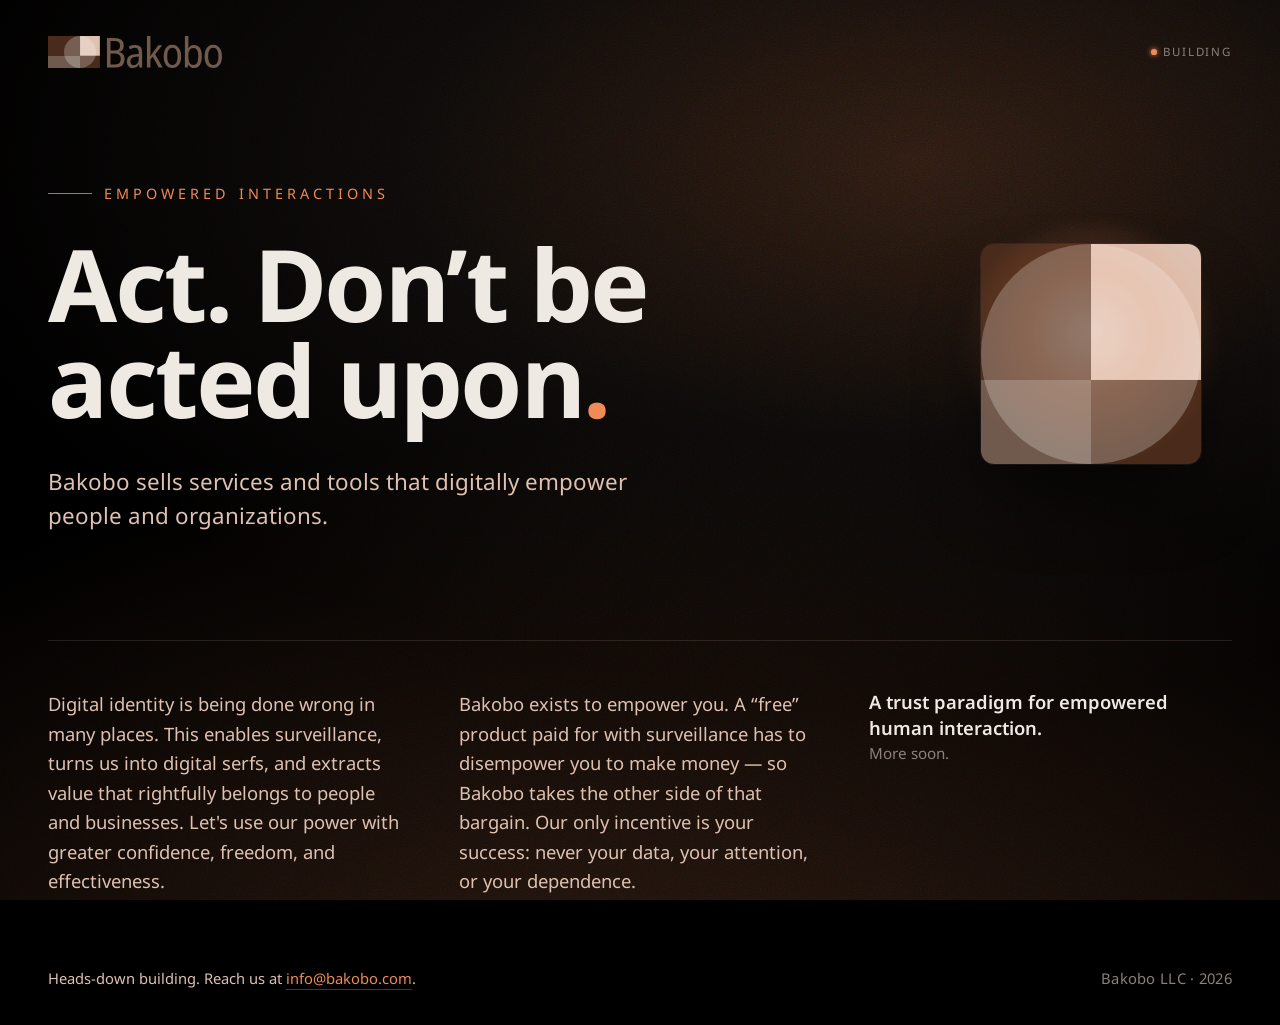
<file: index.html>
<!DOCTYPE html>
<html lang="en" class="bk-dark">
<head>
  <meta charset="utf-8">
  <meta name="viewport" content="width=device-width, initial-scale=1">

  <title>Bakobo — empowered interactions</title>
  <meta name="description" content="Bakobo builds tools that empower people to act, not be acted upon. A trust layer for empowered human interaction.">
  <link rel="canonical" href="https://bakobo.com/">
  <meta name="robots" content="index, follow, max-image-preview:large">
  <meta name="theme-color" content="#000000">
  <meta name="color-scheme" content="dark">

  <!-- Icons (trustmark-derived) -->
  <link rel="icon" href="/favicon.ico" sizes="any">
  <link rel="icon" href="/assets/img/favicon.svg" type="image/svg+xml">
  <link rel="apple-touch-icon" href="/assets/img/apple-touch-icon.png">

  <!-- Open Graph / social — one canonical card, no confusion -->
  <meta property="og:type" content="website">
  <meta property="og:site_name" content="Bakobo">
  <meta property="og:title" content="Bakobo — empowered interactions">
  <meta property="og:description" content="Bakobo builds tools that empower people to act, not be acted upon. A trust layer for empowered human interaction.">
  <meta property="og:url" content="https://bakobo.com/">
  <meta property="og:image" content="https://bakobo.com/assets/img/og-card.png">
  <meta property="og:image:type" content="image/png">
  <meta property="og:image:width" content="1200">
  <meta property="og:image:height" content="630">
  <meta property="og:image:alt" content="Bakobo — Act. Don't be acted upon.">
  <meta name="twitter:card" content="summary_large_image">
  <meta name="twitter:title" content="Bakobo — empowered interactions">
  <meta name="twitter:description" content="Bakobo builds tools that digitally empower people and organizations. A trust layer for empowered human interaction.">
  <meta name="twitter:image" content="https://bakobo.com/assets/img/og-card.png">
  <meta name="twitter:image:alt" content="Bakobo — Act. Don't be acted upon.">

  <!-- Fonts: Noto Sans, per brand. -->
  <link rel="preconnect" href="https://fonts.googleapis.com">
  <link rel="preconnect" href="https://fonts.gstatic.com" crossorigin>
  <link rel="stylesheet" href="https://fonts.googleapis.com/css2?family=Noto+Sans:wght@400;600;700&display=swap">

  <link rel="stylesheet" href="/assets/css/tokens.css">
  <link rel="stylesheet" href="/assets/css/site.css">

  <!-- Structured data: a single, truthful Organization node. Pure signal. -->
  <script type="application/ld+json">
  {
    "@context": "https://schema.org",
    "@type": "Organization",
    "@id": "https://bakobo.com/#organization",
    "name": "Bakobo",
    "legalName": "Bakobo LLC",
    "url": "https://bakobo.com/",
    "logo": "https://bakobo.com/assets/img/named-logo-1600.png",
    "image": "https://bakobo.com/assets/img/trustmark-1024.png",
    "slogan": "Act. Don't be acted upon.",
    "description": "Bakobo builds tools that digitally empower people and organizations. A trust layer for empowered human interaction.",
    "email": "info@bakobo.com",
    "contactPoint": {
      "@type": "ContactPoint",
      "email": "info@bakobo.com",
      "contactType": "general"
    }
  }
  </script>
</head>
<body>
  <div class="page">

    <header class="masthead">
      <a href="/" aria-label="Bakobo home">
        <img class="masthead__logo" src="/assets/img/named-logo.svg"
             alt="Bakobo" width="435" height="80" fetchpriority="high">
      </a>
      <span class="masthead__status" aria-hidden="true">Building</span>
    </header>

    <main class="hero">
      <div class="hero__intro">
        <p class="eyebrow reveal" style="--delay: 80ms">empowered interactions</p>
        <h1 class="hero__title reveal" style="--delay: 200ms">Act. Don&rsquo;t be acted upon<span class="spark">.</span></h1>
        <p class="hero__lede reveal" style="--delay: 420ms">
          Bakobo sells services and tools that digitally empower people and organizations.
        </p>
      </div>

      <div class="hero__mark" aria-hidden="true">
        <img src="/assets/img/trustmark.svg" alt="" width="632" height="632">
      </div>
    </main>

    <section class="stance" aria-label="What Bakobo stands for">
      <p class="stance__body reveal" style="--delay: 560ms">
        Digital identity is being done wrong in many places. This enables surveillance,
        turns us into digital serfs, and extracts value that rightfully belongs to people
        and businesses. Let's use our power with greater confidence, freedom, and effectiveness.</p>
      <p class="stance__body reveal" style="--delay: 620ms">
        Bakobo exists to empower you. A &ldquo;free&rdquo; product paid for with surveillance
        has to disempower you to make money &mdash; so Bakobo takes the
        other side of that bargain. Our only incentive is your success: never your data,
        your attention, or your dependence.
      </p>
      <p class="stance__category reveal" style="--delay: 680ms">
        <b>A trust paradigm for empowered human interaction.</b>
        <span>More soon.</span>
      </p>
    </section>

    <footer class="footer reveal" style="--delay: 820ms">
      <span class="footer__contact">
        Heads-down building. Reach us at
        <a href="mailto:info@bakobo.com">info@bakobo.com</a>.
      </span>
      <span class="footer__legal">Bakobo LLC &middot; 2026</span>
    </footer>

  </div>
</body>
</html>
</file>
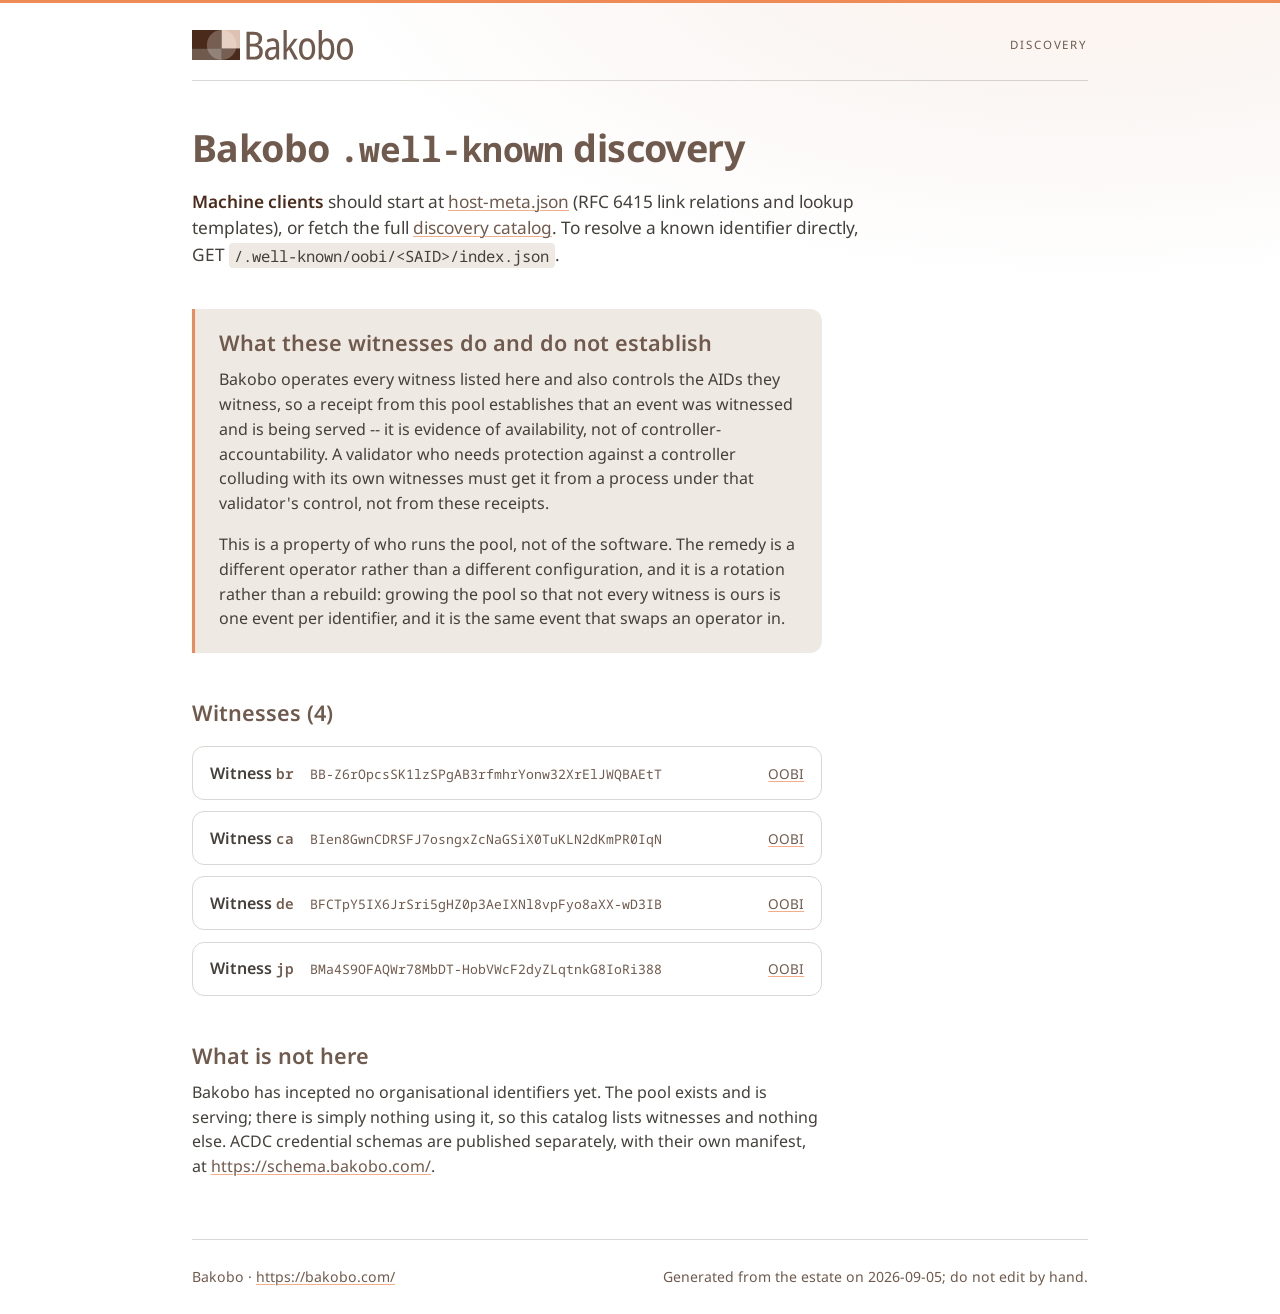
<file: .well-known/index.html>
<!DOCTYPE html>
<!-- Generated by bakobo/infra wellknown/gen_wellknown.py from the estate. Do not edit by hand. -->
<html lang="en">
<head>
  <meta charset="utf-8">
  <meta name="viewport" content="width=device-width, initial-scale=1.0">
  <meta name="description" content="Bakobo .well-known discovery for KERI identifiers and witnesses">
  <meta name="robots" content="noindex">
  <title>Bakobo .well-known discovery</title>

  <!-- The machine surface this page describes, for anything that lands on the HTML
       first. Real discovery is host-meta.json; these just save it a parse. -->
  <link rel="describedby" type="application/json" href="/.well-known/host-meta.json">
  <link rel="alternate" type="application/json" href="/.well-known/oobi/index.json"
        title="Bakobo OOBI Discovery Catalog">

  <link rel="icon" href="/favicon.ico" sizes="any">
  <link rel="icon" href="/assets/img/favicon.svg" type="image/svg+xml">

  <!-- Brand typography and the shared content-page stylesheet, both served by the
       site this page is published on. -->
  <link rel="preconnect" href="https://fonts.googleapis.com">
  <link rel="preconnect" href="https://fonts.gstatic.com" crossorigin>
  <link rel="stylesheet" href="https://fonts.googleapis.com/css2?family=Noto+Sans:wght@400;600;700&amp;family=Noto+Sans+Mono&amp;display=swap">
  <link rel="stylesheet" href="/assets/css/tokens.css">
  <link rel="stylesheet" href="/assets/css/page.css">
</head>
<body>
  <div class="bk-page">

    <header class="bk-masthead">
      <a href="https://bakobo.com/" aria-label="Bakobo home">
        <img src="/assets/img/named-logo.svg" alt="Bakobo" width="435" height="80">
      </a>
      <span class="bk-masthead__label">discovery</span>
    </header>

    <main class="bk-main">
      <h1>Bakobo <code>.well-known</code> discovery</h1>

      <p class="bk-lede"><strong>Machine clients</strong> should start at
      <a href="/.well-known/host-meta.json">host-meta.json</a> (RFC 6415 link relations and lookup
      templates), or fetch the full <a href="/.well-known/oobi/index.json">discovery catalog</a>. To
      resolve a known identifier directly, GET
      <code>/.well-known/oobi/&lt;SAID&gt;/index.json</code>.</p>

      <section class="bk-note">
        <h2>What these witnesses do and do not establish</h2>
        <p>Bakobo operates every witness listed here and also controls the AIDs they witness, so a receipt from this pool establishes that an event was witnessed and is being served -- it is evidence of availability, not of controller-accountability. A validator who needs protection against a controller colluding with its own witnesses must get it from a process under that validator&#x27;s control, not from these receipts.</p>
        <p>This is a property of who runs the pool, not of the software. The remedy is a different
        operator rather than a different configuration, and it is a rotation rather than a rebuild:
        growing the pool so that not every witness is ours is one event per identifier, and it is the
        same event that swaps an operator in.</p>
      </section>

      <section>
        <h2>Witnesses (4)</h2>
        <ul class="bk-entries">
          <li>
            <span class="bk-entries__name">Witness <code>br</code></span>
            <span class="bk-entries__id">BB-Z6rOpcsSK1lzSPgAB3rfmhrYonw32XrElJWQBAEtT</span>
            <a class="bk-entries__link" href="/.well-known/oobi/BB-Z6rOpcsSK1lzSPgAB3rfmhrYonw32XrElJWQBAEtT/index.json">OOBI</a>
          </li>
          <li>
            <span class="bk-entries__name">Witness <code>ca</code></span>
            <span class="bk-entries__id">BIen8GwnCDRSFJ7osngxZcNaGSiX0TuKLN2dKmPR0IqN</span>
            <a class="bk-entries__link" href="/.well-known/oobi/BIen8GwnCDRSFJ7osngxZcNaGSiX0TuKLN2dKmPR0IqN/index.json">OOBI</a>
          </li>
          <li>
            <span class="bk-entries__name">Witness <code>de</code></span>
            <span class="bk-entries__id">BFCTpY5IX6JrSri5gHZ0p3AeIXNl8vpFyo8aXX-wD3IB</span>
            <a class="bk-entries__link" href="/.well-known/oobi/BFCTpY5IX6JrSri5gHZ0p3AeIXNl8vpFyo8aXX-wD3IB/index.json">OOBI</a>
          </li>
          <li>
            <span class="bk-entries__name">Witness <code>jp</code></span>
            <span class="bk-entries__id">BMa4S9OFAQWr78MbDT-HobVWcF2dyZLqtnkG8IoRi388</span>
            <a class="bk-entries__link" href="/.well-known/oobi/BMa4S9OFAQWr78MbDT-HobVWcF2dyZLqtnkG8IoRi388/index.json">OOBI</a>
          </li>
        </ul>
      </section>

      <section>
        <h2>What is not here</h2>
        <p>Bakobo has incepted no organisational identifiers yet. The pool exists and is serving; there
        is simply nothing using it, so this catalog lists witnesses and nothing else. ACDC credential
        schemas are published separately, with their own manifest, at
        <a href="https://schema.bakobo.com/">https://schema.bakobo.com/</a>.</p>
      </section>
    </main>

    <footer class="bk-footer">
      <p>Bakobo &middot;
      <a href="https://bakobo.com/">https://bakobo.com/</a></p>
      <p>Generated from the estate on 2026-09-05; do not edit by hand.</p>
    </footer>

  </div>
</body>
</html>
</file>
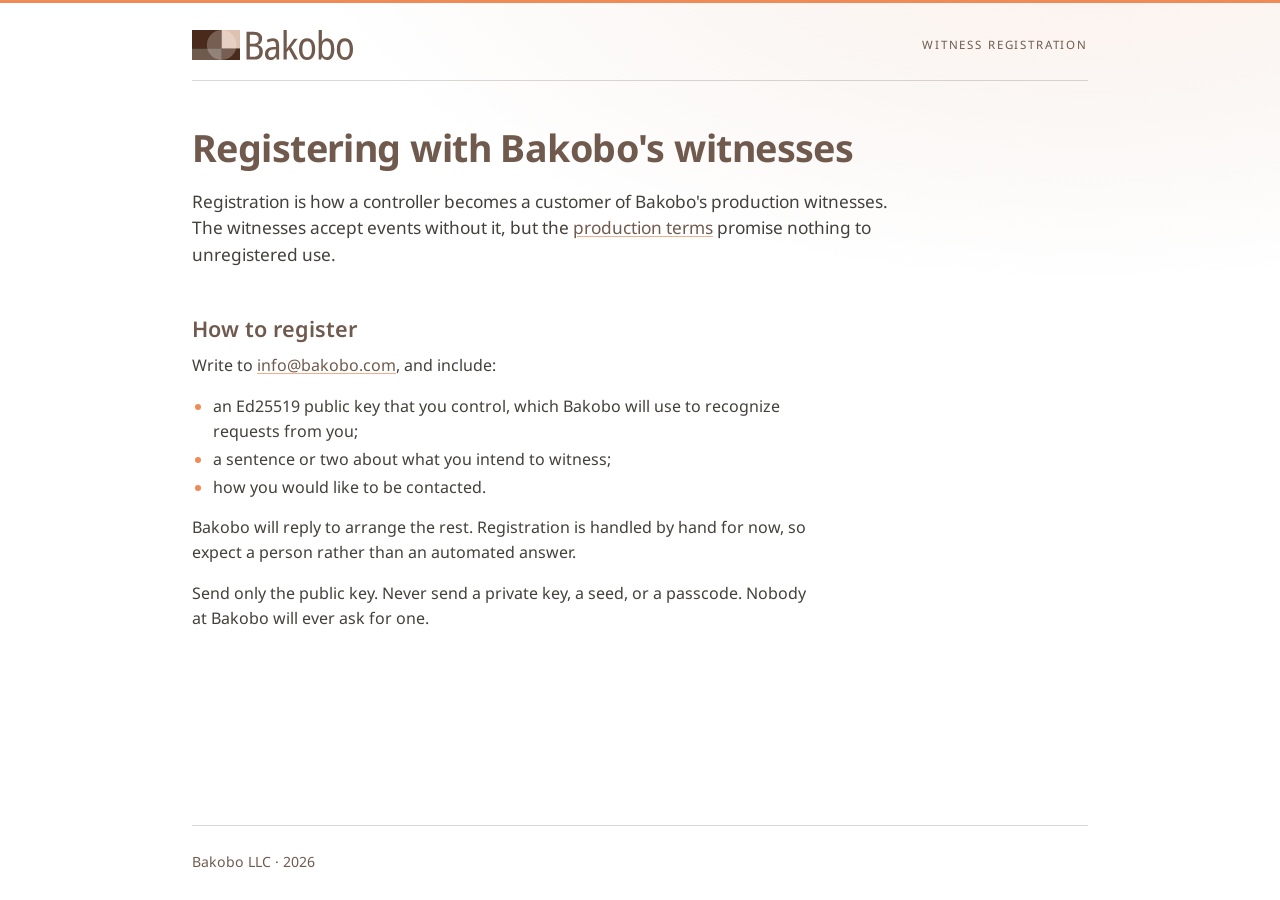
<file: witness/how-to-register.html>
<!DOCTYPE html>
<html lang="en">
<head>
  <meta charset="utf-8">
  <meta name="viewport" content="width=device-width, initial-scale=1.0">
  <meta name="description" content="How to register a controller with Bakobo's production witnesses.">
  <title>Registering with Bakobo's witnesses — Bakobo</title>

  <link rel="icon" href="/favicon.ico" sizes="any">
  <link rel="icon" href="/assets/img/favicon.svg" type="image/svg+xml">

  <link rel="preconnect" href="https://fonts.googleapis.com">
  <link rel="preconnect" href="https://fonts.gstatic.com" crossorigin>
  <link rel="stylesheet" href="https://fonts.googleapis.com/css2?family=Noto+Sans:wght@400;600;700&amp;family=Noto+Sans+Mono&amp;display=swap">
  <link rel="stylesheet" href="/assets/css/tokens.css">
  <link rel="stylesheet" href="/assets/css/page.css">
</head>
<body>
  <div class="bk-page">

    <header class="bk-masthead">
      <a href="/" aria-label="Bakobo home">
        <img src="/assets/img/named-logo.svg" alt="Bakobo" width="435" height="80">
      </a>
      <span class="bk-masthead__label">witness registration</span>
    </header>

    <main class="bk-main">
      <h1>Registering with Bakobo's witnesses</h1>
      <p class="bk-lede">Registration is how a controller becomes a customer of Bakobo's
      production witnesses. The witnesses accept events without it, but the
      <a href="/witness/production-terms.html">production terms</a> promise nothing to unregistered
      use.</p>

      <h2>How to register</h2>
      <p>Write to <a href="mailto:info@bakobo.com">info@bakobo.com</a>, and include:</p>
      <ul>
        <li>an Ed25519 public key that you control, which Bakobo will use to recognize requests
        from you;</li>
        <li>a sentence or two about what you intend to witness;</li>
        <li>how you would like to be contacted.</li>
      </ul>
      <p>Bakobo will reply to arrange the rest. Registration is handled by hand for now, so expect
      a person rather than an automated answer.</p>

      <p>Send only the public key. Never send a private key, a seed, or a passcode. Nobody at
      Bakobo will ever ask for one.</p>
    </main>

    <footer class="bk-footer">
      <p>Bakobo LLC &middot; 2026</p>
    </footer>

  </div>
</body>
</html>
</file>
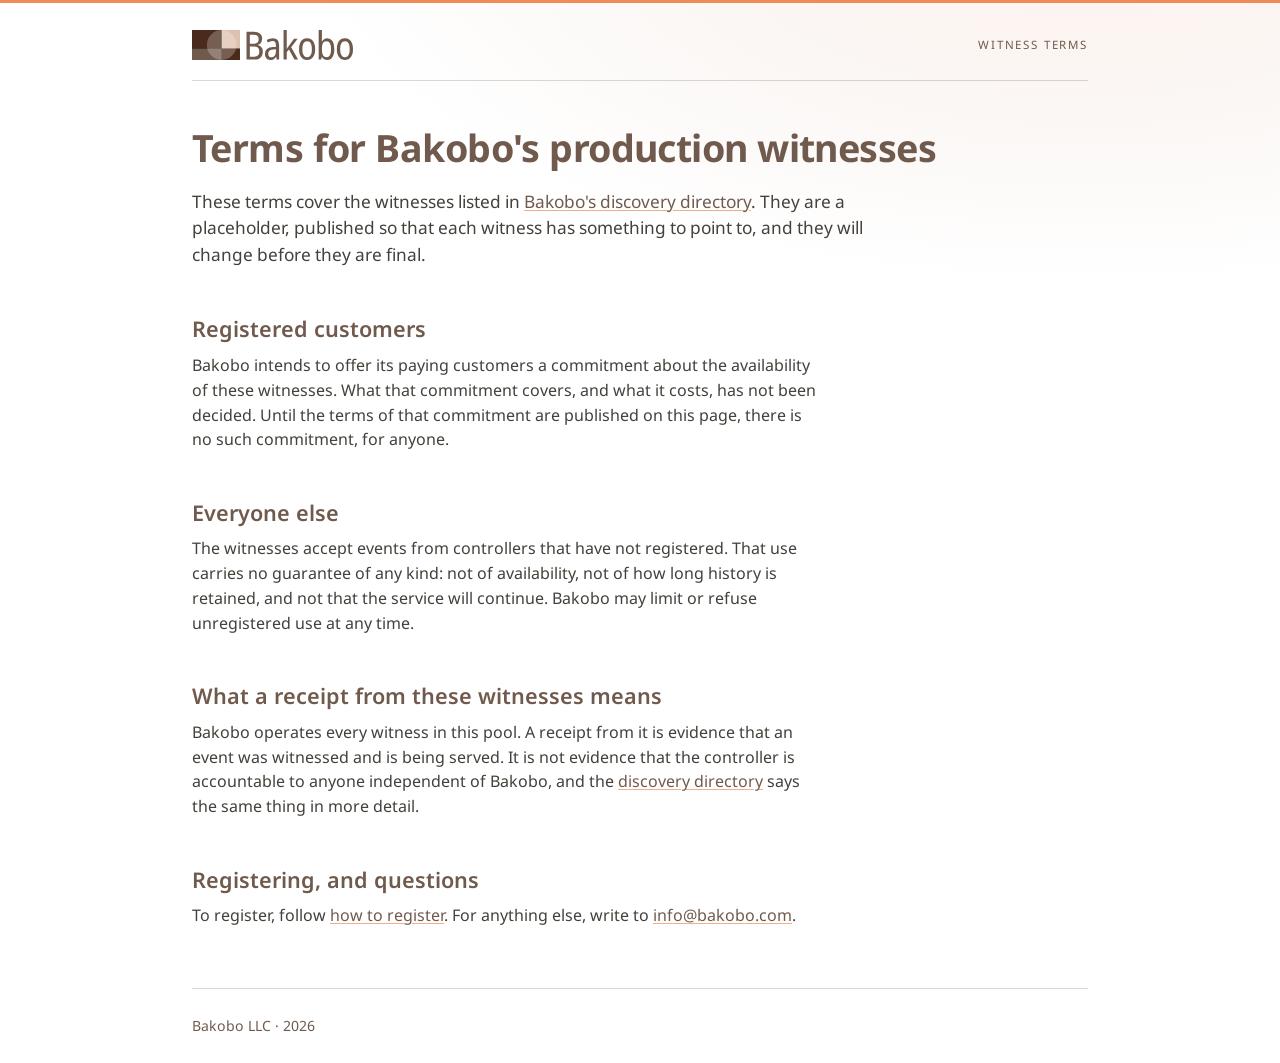
<file: witness/production-terms.html>
<!DOCTYPE html>
<html lang="en">
<head>
  <meta charset="utf-8">
  <meta name="viewport" content="width=device-width, initial-scale=1.0">
  <meta name="description" content="What Bakobo's production witnesses promise, and to whom.">
  <title>Terms for Bakobo's production witnesses — Bakobo</title>

  <link rel="icon" href="/favicon.ico" sizes="any">
  <link rel="icon" href="/assets/img/favicon.svg" type="image/svg+xml">

  <link rel="preconnect" href="https://fonts.googleapis.com">
  <link rel="preconnect" href="https://fonts.gstatic.com" crossorigin>
  <link rel="stylesheet" href="https://fonts.googleapis.com/css2?family=Noto+Sans:wght@400;600;700&amp;family=Noto+Sans+Mono&amp;display=swap">
  <link rel="stylesheet" href="/assets/css/tokens.css">
  <link rel="stylesheet" href="/assets/css/page.css">
</head>
<body>
  <div class="bk-page">

    <header class="bk-masthead">
      <a href="/" aria-label="Bakobo home">
        <img src="/assets/img/named-logo.svg" alt="Bakobo" width="435" height="80">
      </a>
      <span class="bk-masthead__label">witness terms</span>
    </header>

    <main class="bk-main">
      <h1>Terms for Bakobo's production witnesses</h1>
      <p class="bk-lede">These terms cover the witnesses listed in
      <a href="/.well-known/">Bakobo's discovery directory</a>. They are a placeholder, published
      so that each witness has something to point to, and they will change before they are
      final.</p>

      <h2>Registered customers</h2>
      <p>Bakobo intends to offer its paying customers a commitment about the availability of
      these witnesses. What that commitment covers, and what it costs, has not been decided. Until
      the terms of that commitment are published on this page, there is no such commitment, for
      anyone.</p>

      <h2>Everyone else</h2>
      <p>The witnesses accept events from controllers that have not registered. That use carries
      no guarantee of any kind: not of availability, not of how long history is retained, and not
      that the service will continue. Bakobo may limit or refuse unregistered use at any time.</p>

      <h2>What a receipt from these witnesses means</h2>
      <p>Bakobo operates every witness in this pool. A receipt from it is evidence that an event
      was witnessed and is being served. It is not evidence that the controller is accountable to
      anyone independent of Bakobo, and the <a href="/.well-known/">discovery directory</a> says
      the same thing in more detail.</p>

      <h2>Registering, and questions</h2>
      <p>To register, follow <a href="/witness/how-to-register.html">how to register</a>. For anything
      else, write to <a href="mailto:info@bakobo.com">info@bakobo.com</a>.</p>
    </main>

    <footer class="bk-footer">
      <p>Bakobo LLC &middot; 2026</p>
    </footer>

  </div>
</body>
</html>
</file>
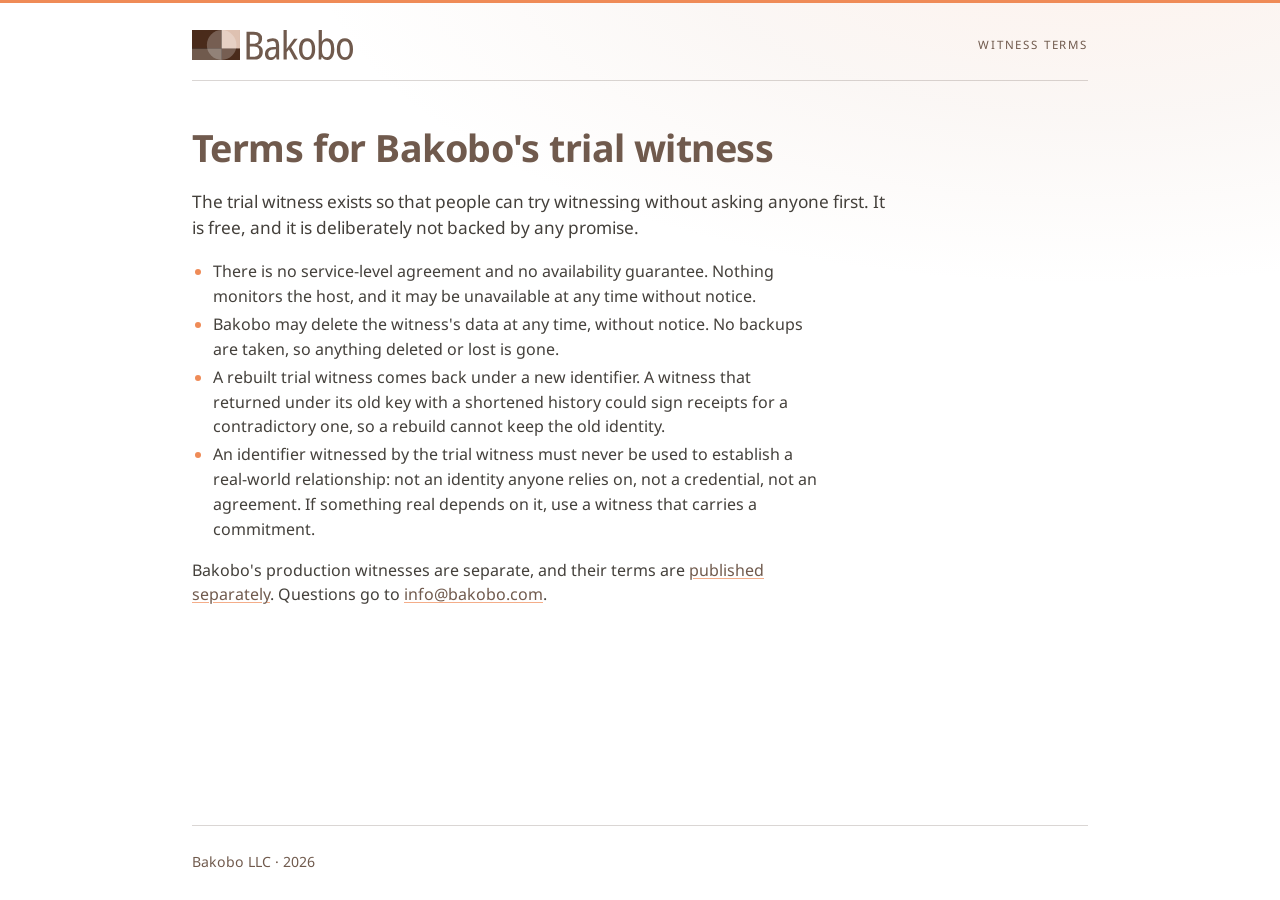
<file: witness/trial-terms.html>
<!DOCTYPE html>
<html lang="en">
<head>
  <meta charset="utf-8">
  <meta name="viewport" content="width=device-width, initial-scale=1.0">
  <meta name="description" content="Bakobo's trial witness is for evaluation, and promises nothing.">
  <title>Terms for Bakobo's trial witness — Bakobo</title>

  <link rel="icon" href="/favicon.ico" sizes="any">
  <link rel="icon" href="/assets/img/favicon.svg" type="image/svg+xml">

  <link rel="preconnect" href="https://fonts.googleapis.com">
  <link rel="preconnect" href="https://fonts.gstatic.com" crossorigin>
  <link rel="stylesheet" href="https://fonts.googleapis.com/css2?family=Noto+Sans:wght@400;600;700&amp;family=Noto+Sans+Mono&amp;display=swap">
  <link rel="stylesheet" href="/assets/css/tokens.css">
  <link rel="stylesheet" href="/assets/css/page.css">
</head>
<body>
  <div class="bk-page">

    <header class="bk-masthead">
      <a href="/" aria-label="Bakobo home">
        <img src="/assets/img/named-logo.svg" alt="Bakobo" width="435" height="80">
      </a>
      <span class="bk-masthead__label">witness terms</span>
    </header>

    <main class="bk-main">
      <h1>Terms for Bakobo's trial witness</h1>
      <p class="bk-lede">The trial witness exists so that people can try witnessing without
      asking anyone first. It is free, and it is deliberately not backed by any promise.</p>

      <ul>
        <li>There is no service-level agreement and no availability guarantee. Nothing monitors
        the host, and it may be unavailable at any time without notice.</li>
        <li>Bakobo may delete the witness's data at any time, without notice. No backups are
        taken, so anything deleted or lost is gone.</li>
        <li>A rebuilt trial witness comes back under a new identifier. A witness that returned
        under its old key with a shortened history could sign receipts for a contradictory one,
        so a rebuild cannot keep the old identity.</li>
        <li>An identifier witnessed by the trial witness must never be used to establish a
        real-world relationship: not an identity anyone relies on, not a credential, not an
        agreement. If something real depends on it, use a witness that carries a commitment.</li>
      </ul>

      <p>Bakobo's production witnesses are separate, and their terms are
      <a href="/witness/production-terms.html">published separately</a>. Questions go to
      <a href="mailto:info@bakobo.com">info@bakobo.com</a>.</p>
    </main>

    <footer class="bk-footer">
      <p>Bakobo LLC &middot; 2026</p>
    </footer>

  </div>
</body>
</html>
</file>
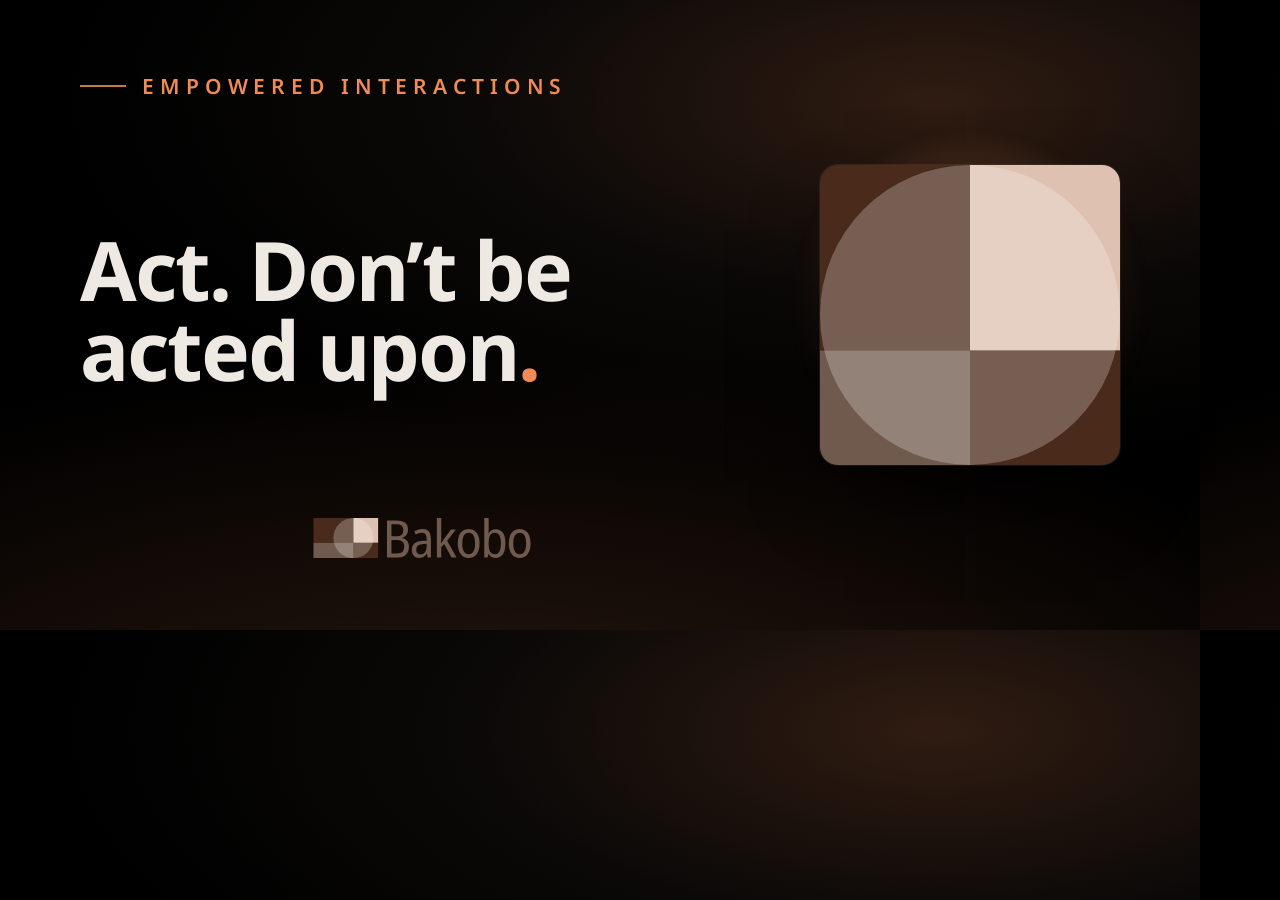
<file: assets/social/card.html>
<!DOCTYPE html>
<!--
  Social-card generator for bakobo.com (1200×630, summary_large_image).
  Reproducible: render at exactly 1200×630 to produce ../img/og-card.png.
    chromium --headless --window-size=1200,630 --default-background-color=00000000 \
      --screenshot=assets/img/og-card.png <served>/assets/social/card.html
  Uses the brand tokens + Noto Sans so the card can't drift from the brand.
-->
<html lang="en" class="bk-dark">
<head>
  <meta charset="utf-8">
  <link rel="preconnect" href="https://fonts.googleapis.com">
  <link rel="preconnect" href="https://fonts.gstatic.com" crossorigin>
  <link rel="stylesheet" href="https://fonts.googleapis.com/css2?family=Noto+Sans:wght@400;600;700&display=swap">
  <link rel="stylesheet" href="/assets/css/tokens.css">
  <style>
    * { box-sizing: border-box; margin: 0; }
    html, body { width: 1200px; height: 630px; }
    body {
      font-family: var(--bk-font-sans);
      background-color: var(--bk-pitch);
      background-image:
        radial-gradient(110% 90% at 78% 16%,
          rgba(239,139,87,0.20) 0%, rgba(112,90,77,0.10) 34%, rgba(0,0,0,0) 66%),
        radial-gradient(140% 120% at 40% 128%,
          rgba(74,43,27,0.60) 0%, rgba(0,0,0,0) 60%);
      color: var(--bk-sand);
      display: flex;
      align-items: center;
      gap: 56px;
      padding: 72px 80px;
      overflow: hidden;
    }
    .col { flex: 1 1 auto; display: flex; flex-direction: column; height: 100%; justify-content: space-between; }
    .eyebrow {
      display: inline-flex; align-items: center; gap: 16px;
      font-size: 21px; letter-spacing: 0.28em; text-transform: uppercase;
      color: var(--bk-clay); font-weight: 600;
    }
    .eyebrow::before { content:""; width: 46px; height: 2px; background: currentColor; opacity: 0.85; }
    h1 {
      font-weight: 700; color: var(--bk-mist);
      font-size: 82px; line-height: 0.98; letter-spacing: -0.025em;
      max-width: 15ch;
    }
    h1 .spark { color: var(--bk-clay); }
    .logo { height: 40px; width: auto; }
    .mark { flex: 0 0 auto; position: relative; display: grid; place-items: center; }
    .mark::before {
      content:""; position: absolute; inset: -8%; border-radius: 50%;
      background: radial-gradient(circle at 50% 42%,
        rgba(250,219,203,0.24) 0%, rgba(239,139,87,0.16) 34%, rgba(0,0,0,0) 68%);
      filter: blur(8px);
    }
    .mark img {
      position: relative; width: 300px; height: 300px; border-radius: 6%;
      box-shadow: 0 0 0 1px rgba(222,193,177,0.09), 0 40px 80px -24px rgba(0,0,0,0.85);
    }
  </style>
</head>
<body>
  <div class="col">
    <span class="eyebrow">empowered interactions</span>
    <h1>Act. Don&rsquo;t be acted upon<span class="spark">.</span></h1>
    <img class="logo" src="/assets/img/named-logo.svg" alt="Bakobo">
  </div>
  <div class="mark">
    <img src="/assets/img/trustmark.svg" alt="">
  </div>
</body>
</html>
</file>
<file: assets/css/tokens.css>
/* Bakobo design tokens -- GENERATED from bakobo_brand.palette. Do not edit by hand. */
:root {
  /* raw palette */
  --bk-clay: #ef8b57;
  --bk-sand: #dec1b1;
  --bk-umber: #705a4d;
  --bk-blush: #fadbcb;
  --bk-espresso: #4a2b1b;
  --bk-ink: #44403b;
  --bk-stone: #8c8079;
  --bk-mist: #efe9e4;
  --bk-paper: #ffffff;
  --bk-pitch: #000000;

  /* semantic roles (light) */
  --bk-bg: var(--bk-paper);
  --bk-surface: var(--bk-mist);
  --bk-text: var(--bk-ink);
  --bk-on-surface: var(--bk-ink);
  --bk-muted: var(--bk-umber);
  --bk-primary: var(--bk-clay);
  --bk-on-primary: var(--bk-espresso);
  --bk-accent: var(--bk-umber);
  --bk-link: var(--bk-umber);
  --bk-link-visited: var(--bk-espresso);
  --bk-strong: var(--bk-espresso);
  --bk-border: var(--bk-stone);

  /* type */
  --bk-font-sans: 'Noto Sans', system-ui, -apple-system, 'Segoe UI', Roboto, sans-serif;
  --bk-font-mono: 'Noto Sans Mono', ui-monospace, 'Cascadia Code', monospace;
}

/* follow the OS preference unless a .bk-light scope opts out */
@media (prefers-color-scheme: dark) {
  :root:not(.bk-light) {
    --bk-bg: var(--bk-pitch);
    --bk-surface: var(--bk-espresso);
    --bk-text: var(--bk-stone);
    --bk-on-surface: var(--bk-sand);
    --bk-muted: var(--bk-stone);
    --bk-primary: var(--bk-clay);
    --bk-on-primary: var(--bk-espresso);
    --bk-accent: var(--bk-blush);
    --bk-link: var(--bk-clay);
    --bk-link-visited: var(--bk-blush);
    --bk-strong: var(--bk-blush);
    --bk-border: var(--bk-stone);
  }
}

/* explicit per-scope overrides (e.g. a MARP slide class) */
.bk-dark {
    --bk-bg: var(--bk-pitch);
    --bk-surface: var(--bk-espresso);
    --bk-text: var(--bk-stone);
    --bk-on-surface: var(--bk-sand);
    --bk-muted: var(--bk-stone);
    --bk-primary: var(--bk-clay);
    --bk-on-primary: var(--bk-espresso);
    --bk-accent: var(--bk-blush);
    --bk-link: var(--bk-clay);
    --bk-link-visited: var(--bk-blush);
    --bk-strong: var(--bk-blush);
    --bk-border: var(--bk-stone);
}
.bk-light {
  --bk-bg: var(--bk-paper);
  --bk-surface: var(--bk-mist);
  --bk-text: var(--bk-ink);
  --bk-on-surface: var(--bk-ink);
  --bk-muted: var(--bk-umber);
  --bk-primary: var(--bk-clay);
  --bk-on-primary: var(--bk-espresso);
  --bk-accent: var(--bk-umber);
  --bk-link: var(--bk-umber);
  --bk-link-visited: var(--bk-espresso);
  --bk-strong: var(--bk-espresso);
  --bk-border: var(--bk-stone);
}
</file>
<file: assets/css/site.css>
/* Bakobo — bakobo.com placeholder.
   Layered on tokens.css (the generated palette/type source of truth).
   Aesthetic: warm editorial minimalism on a committed dark, campfire-lit
   canvas — grounded, confident, humble. The trustmark's circle is the
   quiet centerpiece. Clay is a spark, never a flood. */

*,
*::before,
*::after { box-sizing: border-box; }

html { -webkit-text-size-adjust: 100%; }

body {
  margin: 0;
  min-height: 100svh;
  font-family: var(--bk-font-sans);
  font-weight: 400;
  color: var(--bk-sand);
  background-color: var(--bk-pitch);
  /* warm, off-center campfire glow over near-black, plus a floor of Espresso */
  background-image:
    radial-gradient(120% 90% at 72% 18%,
      rgba(239, 139, 87, 0.18) 0%,
      rgba(112, 90, 77, 0.10) 34%,
      rgba(0, 0, 0, 0) 66%),
    radial-gradient(140% 120% at 50% 120%,
      rgba(74, 43, 27, 0.55) 0%,
      rgba(0, 0, 0, 0) 60%);
  background-attachment: fixed;
  line-height: 1.5;
  -webkit-font-smoothing: antialiased;
  text-rendering: optimizeLegibility;
  overflow-x: hidden;
}

/* Fine film grain for warmth and depth — SVG fractal noise, very low alpha.
   Sits above the gradient, below the content, and ignores pointer events. */
body::before {
  content: "";
  position: fixed;
  inset: 0;
  z-index: 0;
  pointer-events: none;
  opacity: 0.5;
  mix-blend-mode: soft-light;
  background-image: url("data:image/svg+xml,%3Csvg xmlns='http://www.w3.org/2000/svg' width='160' height='160'%3E%3Cfilter id='n'%3E%3CfeTurbulence type='fractalNoise' baseFrequency='0.85' numOctaves='2' stitchTiles='stitch'/%3E%3C/filter%3E%3Crect width='100%25' height='100%25' filter='url(%23n)'/%3E%3C/svg%3E");
}

.page {
  position: relative;
  z-index: 1;
  display: flex;
  flex-direction: column;
  min-height: 100svh;
  width: min(74rem, 100% - 2.5rem);
  margin-inline: auto;
  padding-block: clamp(1.75rem, 4vh, 3rem);
}

/* ---- masthead ------------------------------------------------------------ */

.masthead {
  display: flex;
  align-items: center;
  justify-content: space-between;
  gap: 1rem;
}

.masthead__logo { display: block; height: 2rem; width: auto; }

.masthead__status {
  font-size: 0.72rem;
  letter-spacing: 0.16em;
  text-transform: uppercase;
  color: var(--bk-stone);
  display: inline-flex;
  align-items: center;
  gap: 0.55em;
  white-space: nowrap;
}

/* a slow, breathing ember dot */
.masthead__status::before {
  content: "";
  width: 0.5em;
  height: 0.5em;
  border-radius: 50%;
  background: var(--bk-clay);
  box-shadow: 0 0 0.5em 0.05em rgba(239, 139, 87, 0.7);
  animation: ember 3.6s ease-in-out infinite;
}

@keyframes ember {
  0%, 100% { opacity: 0.45; transform: scale(0.85); }
  50%      { opacity: 1;    transform: scale(1); }
}

/* ---- hero ---------------------------------------------------------------- */

.hero {
  flex: 1 1 auto;
  display: grid;
  /* The headline is the point; the mark accompanies it. Give the mark a
     bounded column rather than a proportional one, so the type keeps the
     room it needs as the viewport grows. */
  grid-template-columns: minmax(0, 1fr) clamp(9rem, 22vw, 20rem);
  align-items: center;
  gap: clamp(2rem, 5vw, 4rem);
  padding-block: clamp(3rem, 12vh, 8rem);
}

.hero__intro { max-width: none; }

.eyebrow {
  display: inline-flex;
  align-items: center;
  gap: 0.85em;
  font-size: clamp(0.78rem, 1.4vw, 0.9rem);
  letter-spacing: 0.28em;
  text-transform: uppercase;
  color: var(--bk-clay);
  margin: 0 0 clamp(1.25rem, 3vw, 1.9rem);
}

.eyebrow::before {
  content: "";
  width: clamp(1.75rem, 4vw, 2.75rem);
  height: 1px;
  background: currentColor;
  opacity: 0.8;
}

.hero__title {
  font-weight: 700;
  color: var(--bk-mist);
  font-size: clamp(2.85rem, 8.5vw, 6.25rem);
  line-height: 0.96;
  letter-spacing: -0.025em;
  margin: 0;
  text-wrap: balance;
}

.hero__title .spark { color: var(--bk-clay); }

.hero__lede {
  margin: clamp(1.6rem, 4vw, 2.4rem) 0 0;
  font-size: clamp(1.1rem, 1.9vw, 1.4rem);
  line-height: 1.5;
  color: var(--bk-sand);
  max-width: min(46ch, 100%);
}

/* ---- trustmark centerpiece ---------------------------------------------- */

.hero__mark {
  justify-self: center;
  width: 100%;
  aspect-ratio: 1;
  position: relative;
  display: grid;
  place-items: center;
}

.hero__mark img {
  width: 78%;
  height: auto;
  border-radius: 6%;
  /* the mark carries its own black ground; lift it off the page softly */
  box-shadow:
    0 0 0 1px rgba(222, 193, 177, 0.08),
    0 2.5rem 5rem -1.5rem rgba(0, 0, 0, 0.8);
}

/* warm halo bloom behind the mark's translucent circle */
.hero__mark::before {
  content: "";
  position: absolute;
  inset: 4%;
  border-radius: 50%;
  background: radial-gradient(circle at 50% 42%,
    rgba(250, 219, 203, 0.22) 0%,
    rgba(239, 139, 87, 0.16) 32%,
    rgba(0, 0, 0, 0) 68%);
  filter: blur(6px);
  animation: bloom 7s ease-in-out infinite;
}

@keyframes bloom {
  0%, 100% { opacity: 0.75; transform: scale(0.98); }
  50%      { opacity: 1;    transform: scale(1.03); }
}

/* ---- stance -------------------------------------------------------------- */

.stance {
  border-top: 1px solid rgba(140, 128, 121, 0.22);
  padding-top: clamp(2rem, 5vw, 3rem);
  display: grid;
  grid-template-columns: repeat(auto-fit, minmax(15rem, 1fr));
  gap: clamp(1.5rem, 4vw, 3rem);
}

.stance__body {
  margin: 0;
  font-size: clamp(1rem, 1.5vw, 1.15rem);
  line-height: 1.6;
  color: var(--bk-sand);
  max-width: 60ch;
}

.stance__body strong { color: var(--bk-mist); font-weight: 600; }

.stance__category {
  margin: 0;
  align-self: start;
}

.stance__category b {
  display: block;
  font-weight: 600;
  color: var(--bk-mist);
  font-size: clamp(1rem, 1.5vw, 1.15rem);
  line-height: 1.4;
}

.stance__category span {
  color: var(--bk-stone);
  font-size: 0.95rem;
}

/* ---- footer -------------------------------------------------------------- */

.footer {
  margin-top: clamp(2.5rem, 7vw, 4.5rem);
  display: flex;
  flex-wrap: wrap;
  align-items: baseline;
  justify-content: space-between;
  gap: 0.75rem 1.5rem;
  font-size: 0.92rem;
  color: var(--bk-stone);
}

.footer a {
  color: var(--bk-clay);
  text-decoration: none;
  border-bottom: 1px solid rgba(239, 139, 87, 0.35);
  padding-bottom: 1px;
  transition: border-color 160ms ease, color 160ms ease;
}

.footer a:hover,
.footer a:focus-visible {
  color: var(--bk-blush);
  border-bottom-color: var(--bk-blush);
}

.footer__contact { color: var(--bk-sand); }
.footer__legal { letter-spacing: 0.02em; }

:focus-visible {
  outline: 2px solid var(--bk-clay);
  outline-offset: 3px;
  border-radius: 2px;
}

/* ---- entrance choreography ---------------------------------------------- */

@media (prefers-reduced-motion: no-preference) {
  .reveal {
    opacity: 0;
    transform: translateY(14px);
    animation: reveal 0.9s cubic-bezier(0.22, 1, 0.36, 1) forwards;
    animation-delay: var(--delay, 0ms);
  }
  .hero__mark {
    opacity: 0;
    animation: markIn 1.4s cubic-bezier(0.22, 1, 0.36, 1) 0.35s forwards;
  }
}

@keyframes reveal {
  to { opacity: 1; transform: translateY(0); }
}

@keyframes markIn {
  from { opacity: 0; transform: scale(0.94) translateY(10px); }
  to   { opacity: 1; transform: scale(1) translateY(0); }
}

/* ---- responsive ---------------------------------------------------------- */

@media (max-width: 52rem) {
  .hero {
    grid-template-columns: 1fr;
    gap: clamp(2.5rem, 8vw, 4rem);
    padding-block: clamp(2.5rem, 8vh, 5rem);
  }
  .hero__mark {
    grid-row: 1;
    width: min(62%, 15rem);
    justify-self: start;
  }
  .hero__intro { max-width: none; }
}

@media (max-width: 34rem) {
  .masthead__status { display: none; }
}
</file>
<file: assets/css/page.css>
/* Bakobo — the content-page stylesheet.
   Link it next to tokens.css, which carries the palette:

     <link rel="stylesheet" href="/assets/css/tokens.css">
     <link rel="stylesheet" href="/assets/css/page.css">

   plus the Noto Sans / Noto Sans Mono <link> that index.html already uses, since
   this site does not deploy font files of its own.

   Sections 1 and 2 are vendored from bakobo/brand @ f754dd0 (css/base.css and
   css/layout.css, tiers 2 and 3), concatenated rather than @import-ed so a page
   costs two requests instead of a four-deep serial chain. Section 1 drops
   brand's @font-face block, which self-hosts from a ../fonts/ directory this
   site does not have. Section 3 is ours.

   The landing page does not use this file — it pins dark and has its own
   site.css. This is for everything else: quieter ground, ordinary headings,
   and it follows the browser's light/dark preference rather than pinning
   either one. */

/* ===========================================================================
   1. Base typography — bakobo/brand css/base.css (tier 2)
   =========================================================================== */

:root { color-scheme: light dark; }

html { font-size: 16px; }  /* ~12 pt body baseline */

body {
  margin: 0;
  background: var(--bk-bg);
  color: var(--bk-text);
  font-family: var(--bk-font-sans);
  font-weight: 400;
  line-height: 1.55;
  -webkit-font-smoothing: antialiased;
  text-rendering: optimizeLegibility;
}

/* a theme-scope element applies its own ground + text (otherwise the subtree
   would inherit body's already-computed color and the flip wouldn't take) */
.bk-light, .bk-dark { background: var(--bk-bg); color: var(--bk-text); }

h1, h2, h3, h4, h5, h6 { font-family: var(--bk-font-sans); line-height: 1.2; margin: 1.4em 0 0.5em; }
h1 { font-size: 2rem; font-weight: 700; color: var(--bk-accent); }
h2 { font-size: 1.5rem; font-weight: 600; color: var(--bk-muted); }
h3 { font-size: 1.2rem; font-weight: 600; color: var(--bk-text); }
h4 { font-size: 1rem; font-weight: 600; color: var(--bk-text); }

/* in dark, headings switch to the bright neutral (Mist) while body text stays
   the softer Stone, so headers read brighter than the body */
.bk-dark h1, .bk-dark h2, .bk-dark h3, .bk-dark h4 { color: var(--bk-mist); }
@media (prefers-color-scheme: dark) {
  :root:not(.bk-light) h1, :root:not(.bk-light) h2,
  :root:not(.bk-light) h3, :root:not(.bk-light) h4 { color: var(--bk-mist); }
}

p { margin: 0 0 1em; }
strong, b { color: var(--bk-strong); font-weight: 600; }

/* Clay is the underline, not the letters: as text on Paper it is 2.47:1, well
   under AA, so the link role carries the text and Clay keeps the accent. */
a {
  color: var(--bk-link);
  text-decoration: underline;
  text-decoration-color: color-mix(in srgb, var(--bk-primary) 70%, transparent);
  text-underline-offset: 2px;
  text-decoration-thickness: 1px;
}
a:visited { color: var(--bk-link-visited); }
a:hover { text-decoration-color: var(--bk-primary); text-decoration-thickness: 2px; }
:focus-visible { outline: 2px solid var(--bk-primary); outline-offset: 3px; border-radius: 2px; }

code, pre, kbd, samp { font-family: var(--bk-font-mono); font-size: 0.9em; }
code { background: var(--bk-surface); color: var(--bk-on-surface); padding: 0.1em 0.35em; border-radius: 4px; }
pre {
  background: var(--bk-surface);
  color: var(--bk-on-surface);
  border-radius: 10px;
  padding: 1rem 1.1rem;
  overflow: auto;
  line-height: 1.45;
}
pre code { background: none; padding: 0; }

blockquote {
  margin: 1em 0;
  padding: 0.2em 0 0.2em 1em;
  border-left: 4px solid var(--bk-primary);
  color: var(--bk-muted);
}

table { border-collapse: collapse; width: 100%; }
th, td { border-bottom: 1px solid var(--bk-border); padding: 0.45em 0.7em; text-align: left; }
th { color: var(--bk-accent); font-weight: 600; }

ul, ol { padding-left: 1.3em; }
li { margin: 0.2em 0; }
li::marker { color: var(--bk-primary); }

hr { border: none; border-top: 1px solid var(--bk-border); margin: 2em 0; }

::selection { background: var(--bk-blush); color: var(--bk-ink); }

img, svg { max-width: 100%; height: auto; }

/* ===========================================================================
   2. Adaptive layout — bakobo/brand css/layout.css (tier 3)
   =========================================================================== */

:root {
  /* spacing scale */
  --bk-space-1: 0.25rem;
  --bk-space-2: 0.5rem;
  --bk-space-3: 1rem;
  --bk-space-4: 1.5rem;
  --bk-space-5: 2.5rem;
  --bk-space-6: 4rem;

  --bk-radius: 12px;
  --bk-measure: 70ch;          /* comfortable reading width */
  --bk-container: min(72rem, 92vw);
}

/* centered content column */
.bk-container {
  width: var(--bk-container);
  margin-inline: auto;
  padding-inline: var(--bk-space-3);
}

/* a readable prose column */
.bk-prose { max-width: var(--bk-measure); }

/* vertical rhythm: space between stacked children */
.bk-stack > * + * { margin-top: var(--bk-space-3); }
.bk-stack-lg > * + * { margin-top: var(--bk-space-5); }

/* responsive auto-grid */
.bk-grid {
  display: grid;
  gap: var(--bk-space-4);
  grid-template-columns: repeat(auto-fit, minmax(16rem, 1fr));
}

/* a surface card */
.bk-card {
  background: var(--bk-surface);
  color: var(--bk-on-surface);
  border-radius: var(--bk-radius);
  padding: var(--bk-space-4);
}

/* primary action — the label is Espresso, not Paper: white on Clay is 2.47:1 */
.bk-button {
  display: inline-block;
  background: var(--bk-primary);
  color: var(--bk-on-primary);
  font-weight: 600;
  text-decoration: none;
  padding: var(--bk-space-2) var(--bk-space-4);
  border-radius: 999px;
  border: none;
  cursor: pointer;
}
.bk-button:hover { filter: brightness(0.95); }

/* full-bleed section with the warm surface background */
.bk-band {
  background: var(--bk-surface);
  color: var(--bk-on-surface);
  padding-block: var(--bk-space-6);
}

/* utilities */
.bk-center { text-align: center; }
.bk-muted { color: var(--bk-muted); }

@media (min-width: 48rem) {
  :root { --bk-space-6: 6rem; }
}

/* ===========================================================================
   3. Content-page posture — bakobo.com

   The same family as the landing page, two steps quieter: the campfire glow
   drops from 18% alpha to 11%, the headline stops shouting, and Clay stops
   carrying text and becomes an accent — the hairline at the top of the page,
   the callout's edge, list markers, the focus ring.

   Link, emphasis and muted-text colors used to be corrected here; brand fixed
   them at the source in f754dd0, so this layer no longer touches them.
   =========================================================================== */

:root {
  --bk-page: min(56rem, 100% - 2.5rem);
  --bk-rule: color-mix(in srgb, var(--bk-stone) 32%, transparent);
}
.bk-dark { --bk-rule: color-mix(in srgb, var(--bk-stone) 28%, transparent); }
@media (prefers-color-scheme: dark) {
  :root:not(.bk-light) { --bk-rule: color-mix(in srgb, var(--bk-stone) 28%, transparent); }
}

*, *::before, *::after { box-sizing: border-box; }
html { -webkit-text-size-adjust: 100%; }

body {
  min-height: 100svh;
  /* a warm ground rather than a white slab */
  background-image: radial-gradient(85% 55% at 85% -8%,
    rgba(239, 139, 87, 0.11) 0%,
    rgba(222, 193, 177, 0.13) 38%,
    rgba(255, 255, 255, 0) 72%);
  background-attachment: fixed;
  /* the one line of Clay that says "same site as the landing page" */
  border-top: 3px solid var(--bk-primary);
}
.bk-dark body { background-image: none; }
@media (prefers-color-scheme: dark) {
  :root:not(.bk-light) body {
    background-image: radial-gradient(90% 60% at 80% -10%,
      rgba(239, 139, 87, 0.10) 0%,
      rgba(74, 43, 27, 0.35) 42%,
      rgba(0, 0, 0, 0) 75%);
  }
}

/* ---- page frame --------------------------------------------------------- */

.bk-page {
  display: flex;
  flex-direction: column;
  min-height: calc(100svh - 3px);
  width: var(--bk-page);
  margin-inline: auto;
  padding-block: clamp(1.25rem, 3vh, 2rem);
}

.bk-masthead {
  display: flex;
  align-items: center;
  justify-content: space-between;
  gap: 1rem;
  padding-bottom: clamp(0.9rem, 2vw, 1.25rem);
  border-bottom: 1px solid var(--bk-rule);
}
.bk-masthead a { display: block; line-height: 0; }
.bk-masthead img,
.bk-masthead svg { height: clamp(1.5rem, 3.6vw, 1.85rem); width: auto; }
.bk-masthead__label {
  font-size: 0.72rem;
  letter-spacing: 0.16em;
  text-transform: uppercase;
  color: var(--bk-muted);
  white-space: nowrap;
}

.bk-main { flex: 1 1 auto; padding-block: clamp(1.5rem, 4vw, 2.75rem); }

/* ---- content type ------------------------------------------------------- */

.bk-main > * { max-width: var(--bk-measure); }
.bk-main h1 {
  margin-top: 0;
  font-size: clamp(1.8rem, 4vw, 2.35rem);
  letter-spacing: -0.015em;
  text-wrap: balance;
}
.bk-main h2 {
  font-size: clamp(1.15rem, 2.2vw, 1.35rem);
  margin-top: 2.2em;
}
.bk-lede { font-size: 1.08rem; }

/* long identifiers must wrap rather than widen the page */
code { overflow-wrap: anywhere; }

/* code inside a heading is already set apart by the mono face; the chip
   background just makes the heading look patched */
h1 code, h2 code, h3 code { background: none; padding: 0; color: inherit; font-size: 0.92em; }

/* ---- a called-out caveat ------------------------------------------------ */

.bk-note {
  background: var(--bk-surface);
  color: var(--bk-on-surface);
  border-left: 3px solid var(--bk-primary);
  border-radius: 0 var(--bk-radius) var(--bk-radius) 0;
  padding: clamp(1rem, 2.5vw, 1.35rem) clamp(1.1rem, 3vw, 1.5rem);
  margin-block: clamp(1.75rem, 4vw, 2.5rem);
}
.bk-note > h2 { margin-top: 0; }
.bk-note > p:last-child { margin-bottom: 0; }

/* ---- a list of machine-readable things ---------------------------------- */

.bk-entries {
  list-style: none;
  padding-left: 0;
  margin: 1.25rem 0 0;
  display: grid;
  gap: 0.7rem;
}
.bk-entries > li {
  margin: 0;
  border: 1px solid var(--bk-rule);
  border-radius: var(--bk-radius);
  padding: 0.85rem 1.05rem;
  display: flex;
  flex-wrap: wrap;
  align-items: baseline;
  gap: 0.35rem 1rem;
}
.bk-entries__name { font-weight: 600; color: var(--bk-text); }
.bk-entries__name code { background: none; padding: 0; color: var(--bk-accent); font-weight: 600; }
.bk-entries__id {
  flex: 1 1 22rem;
  font-family: var(--bk-font-mono);
  font-size: 0.82rem;
  color: var(--bk-muted);
  overflow-wrap: anywhere;
}
.bk-entries__link { font-size: 0.85rem; }

/* ---- a page that is mostly one message ---------------------------------- */

.bk-notice { padding-block: clamp(2rem, 8vh, 5rem); }
.bk-notice__code {
  font-family: var(--bk-font-mono);
  font-size: 0.8rem;
  letter-spacing: 0.22em;
  color: var(--bk-primary);
  margin: 0 0 0.75rem;
}

/* ---- footer ------------------------------------------------------------- */

.bk-footer {
  margin-top: auto;
  padding-top: clamp(1.1rem, 3vw, 1.6rem);
  border-top: 1px solid var(--bk-rule);
  color: var(--bk-muted);
  font-size: 0.88rem;
  display: flex;
  flex-wrap: wrap;
  align-items: baseline;
  justify-content: space-between;
  gap: 0.4rem 1.5rem;
}
.bk-footer p { margin: 0; }

/* ---- print -------------------------------------------------------------- */

@media print {
  body { background: #fff; background-image: none; border-top: none; color: #000; }
  .bk-page { width: auto; min-height: 0; }
  .bk-note, .bk-entries > li { border: 1px solid #bbb; background: none; }
  a { color: #000; }
  a[href^="http"]::after { content: " (" attr(href) ")"; font-size: 0.85em; color: #555; }
}
</file>
